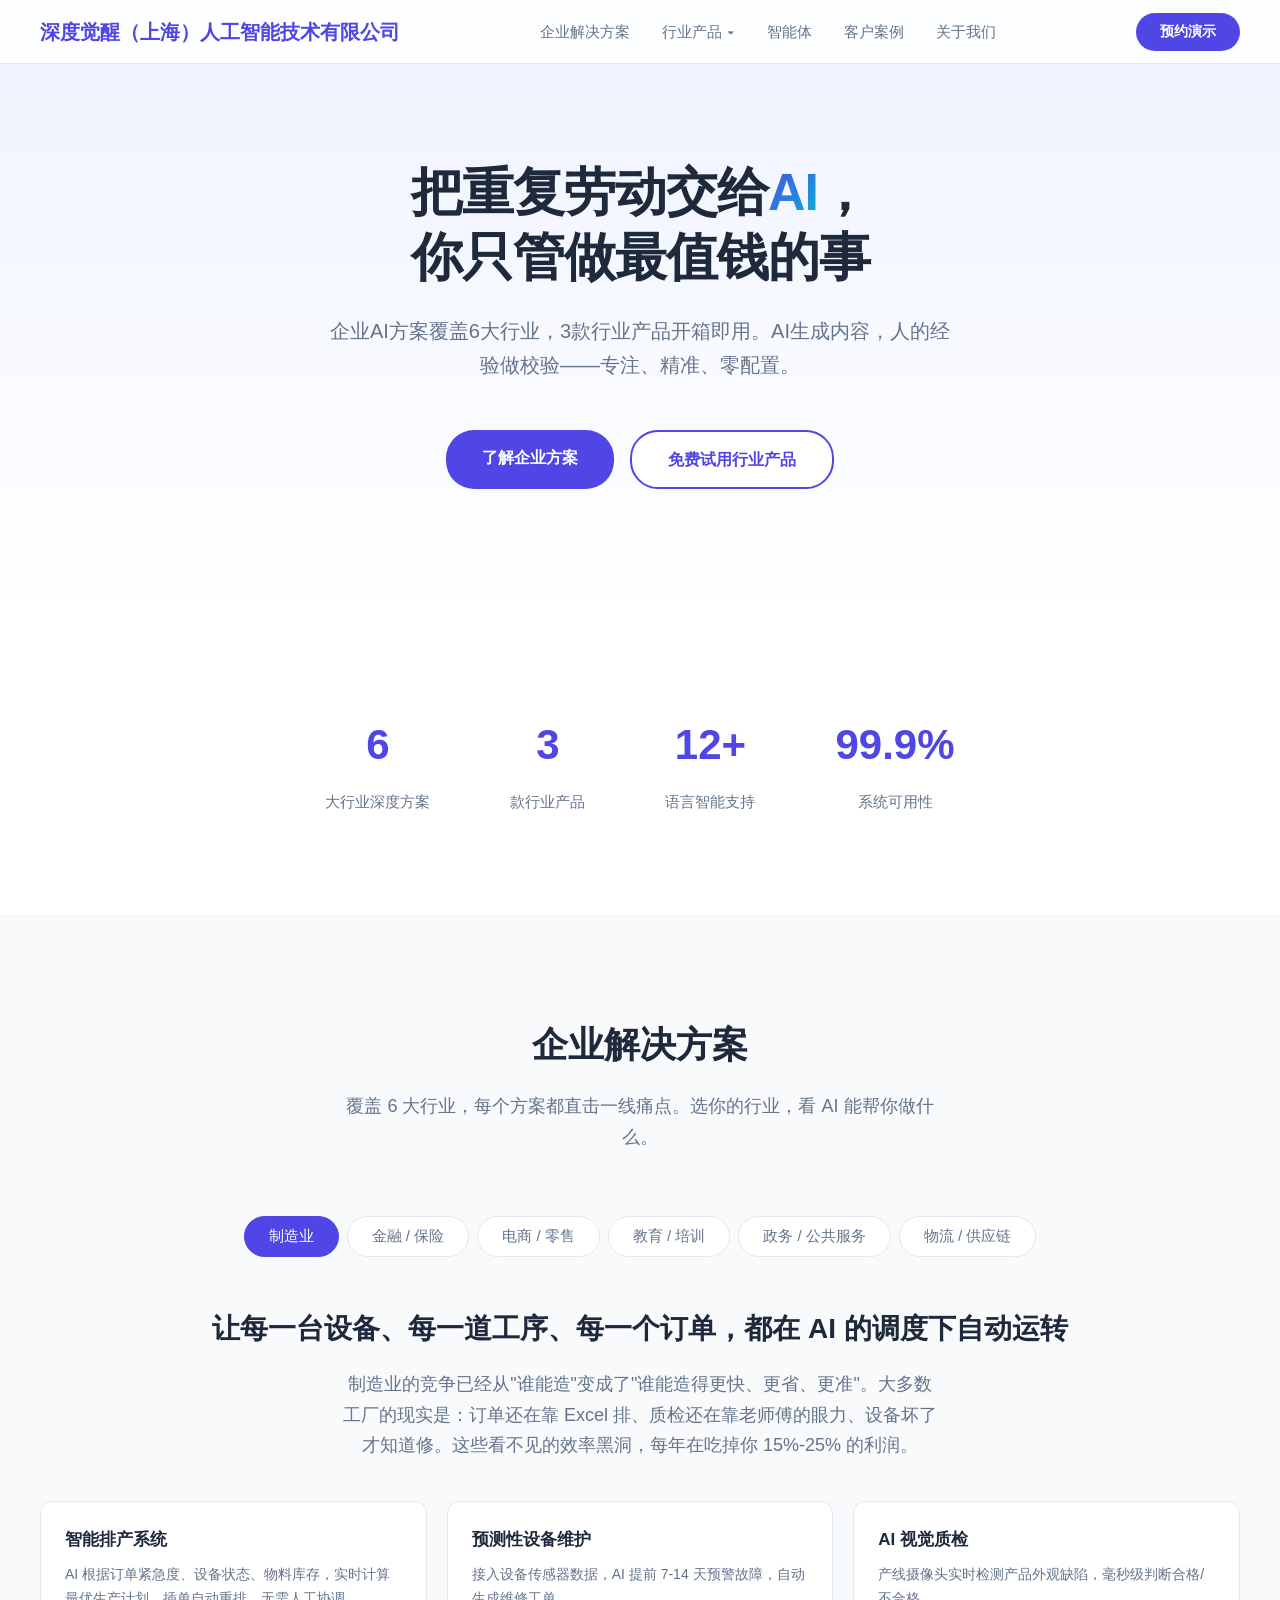
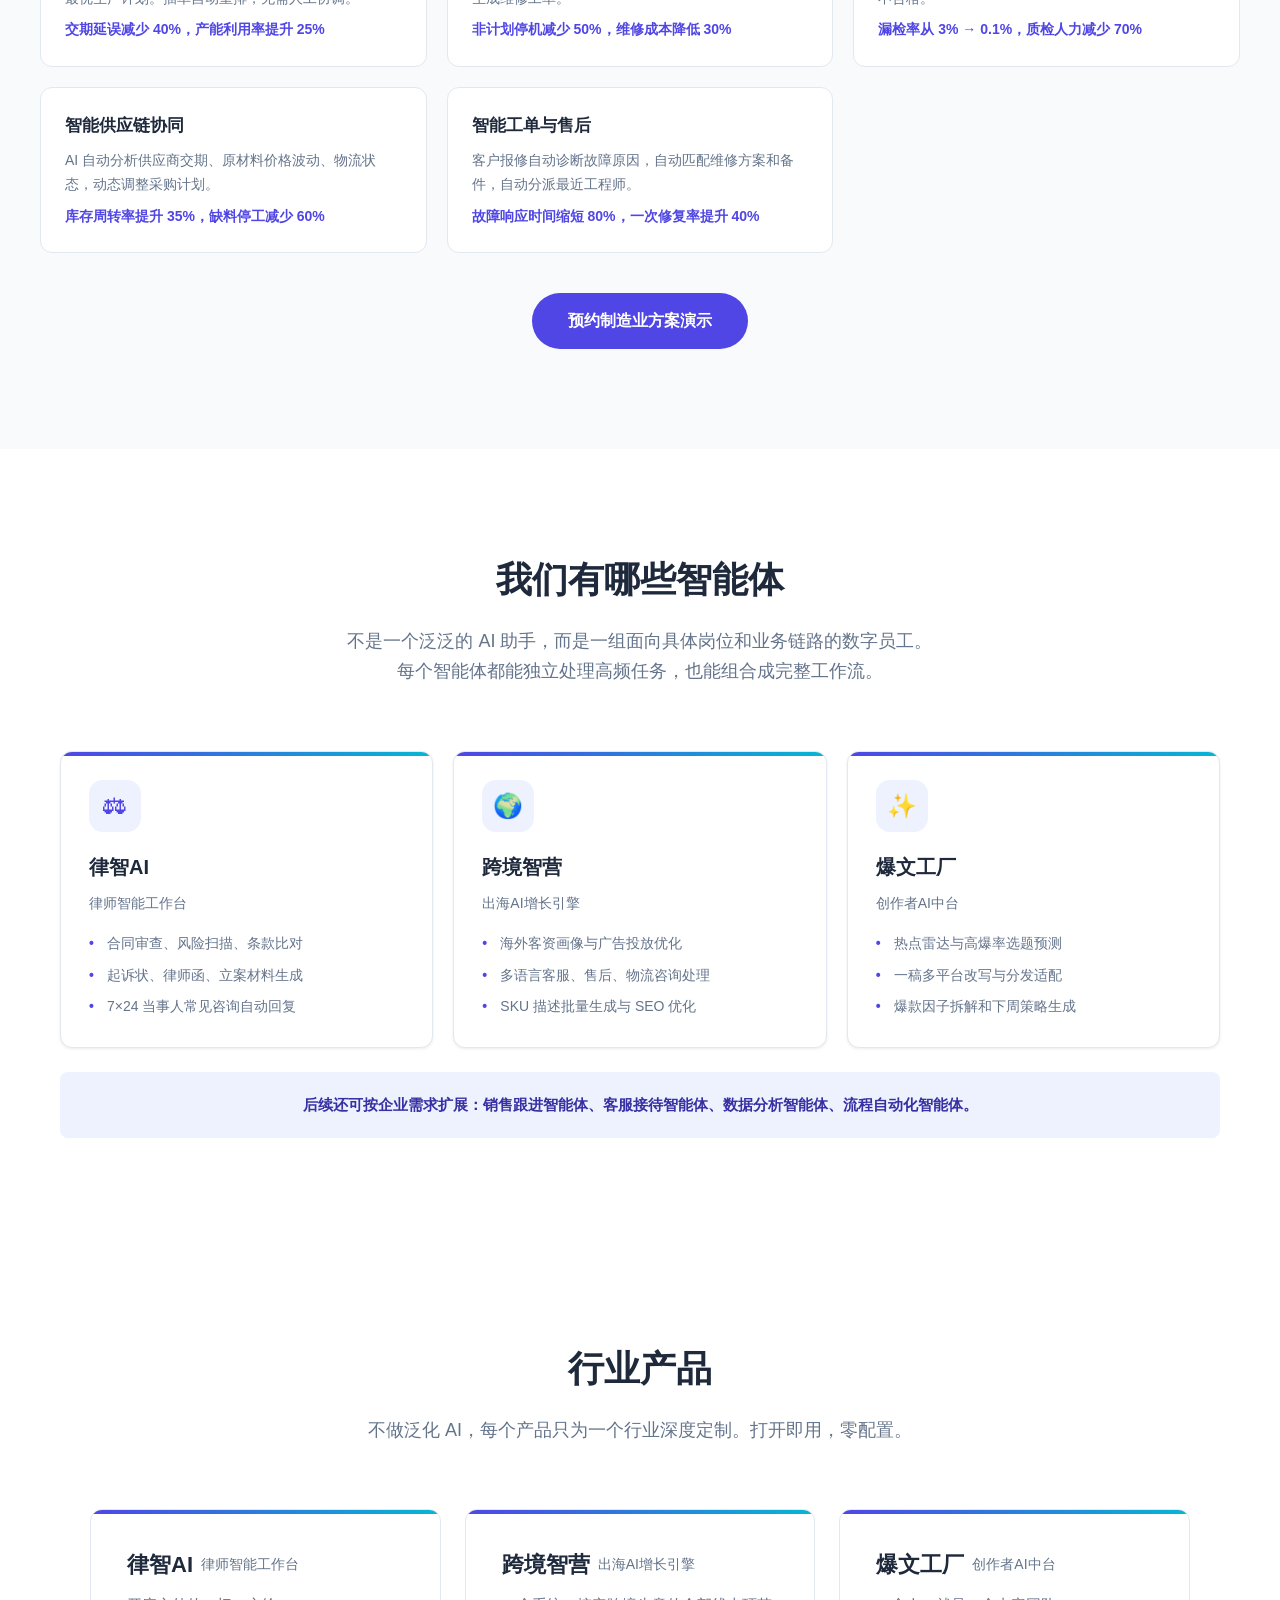
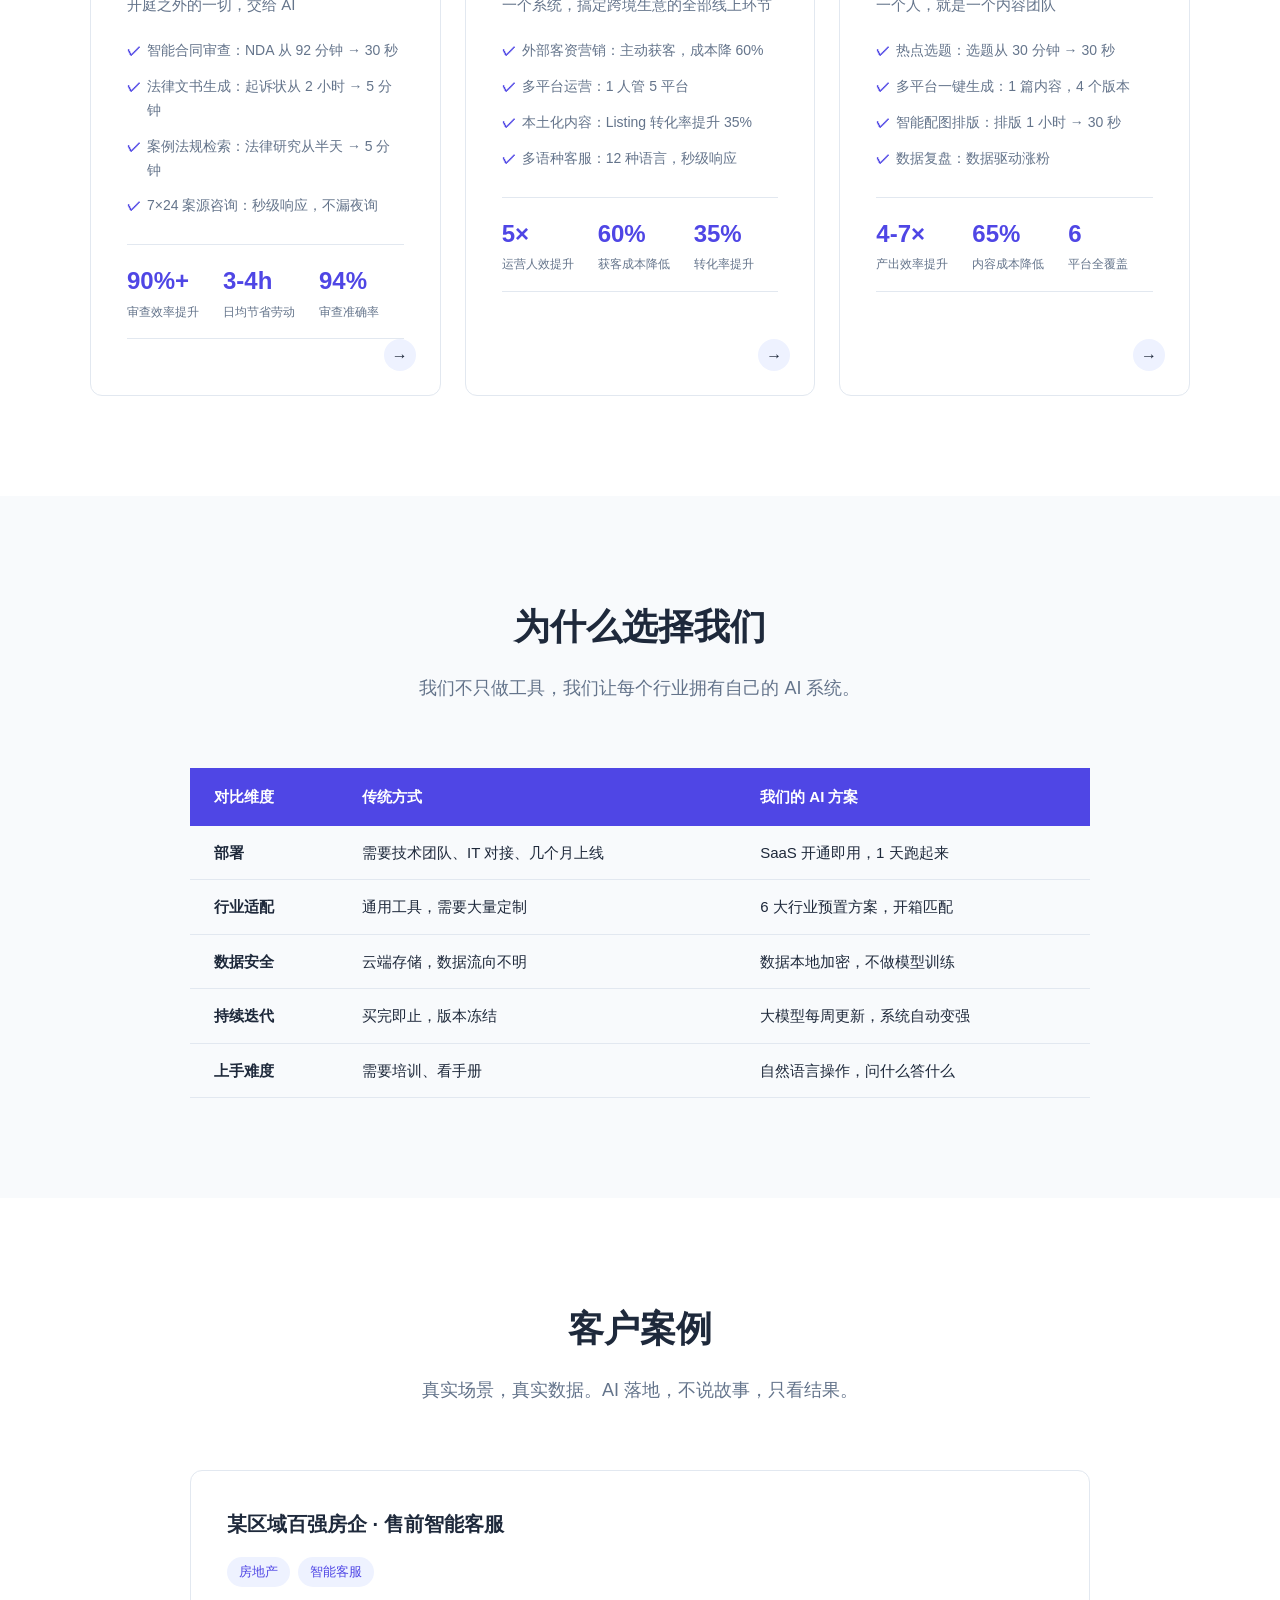
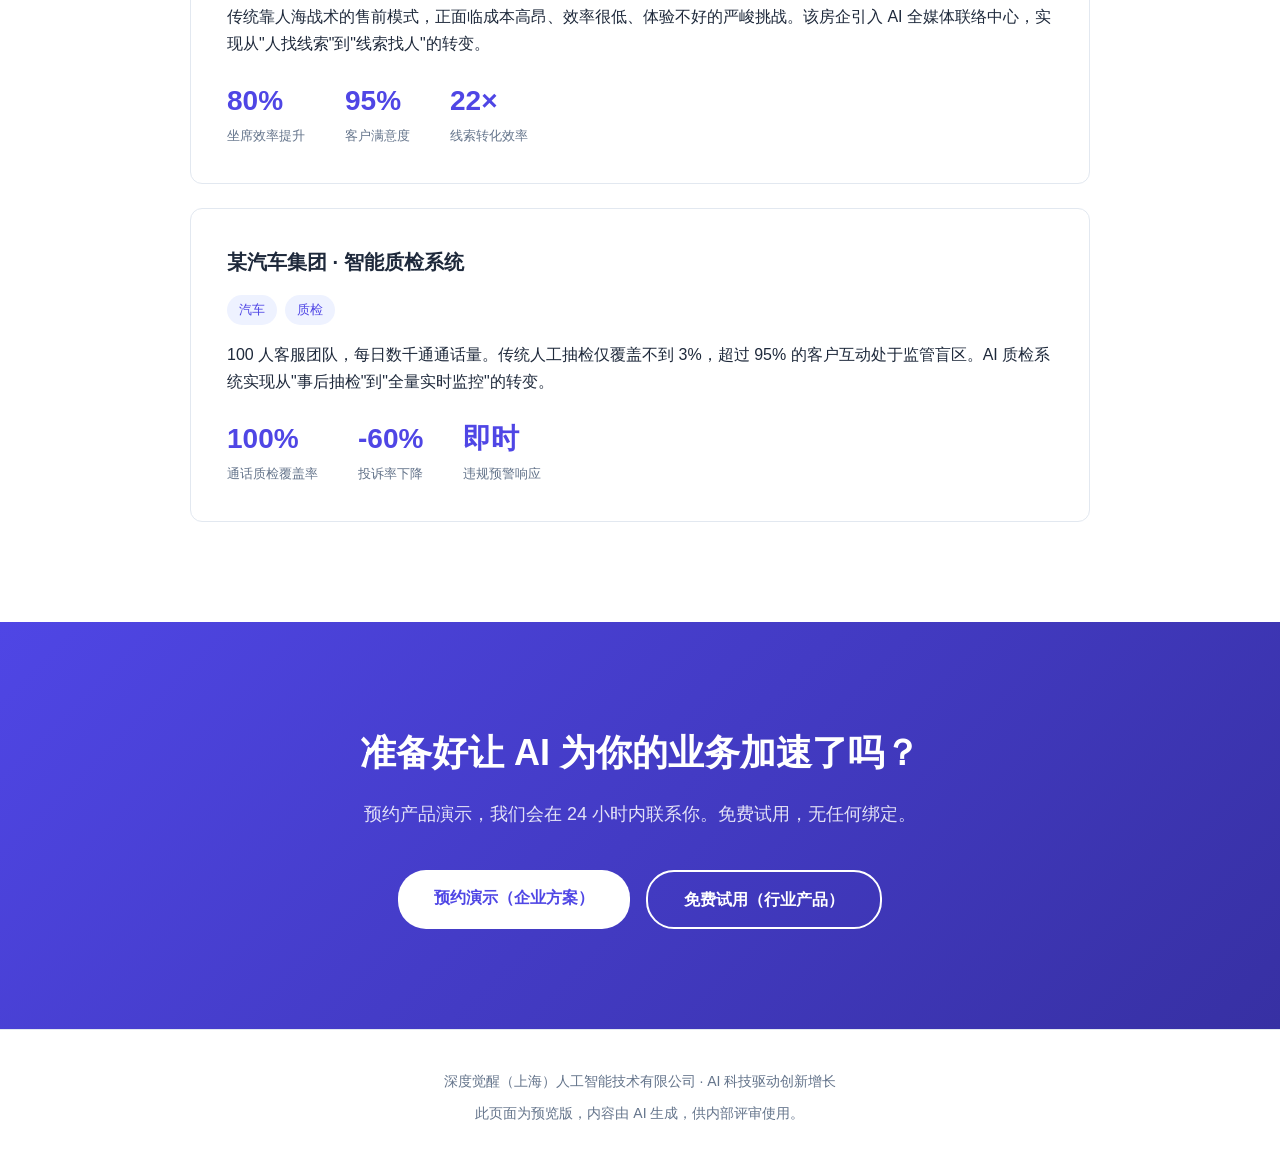
<file: index-wechat-agents.html>
﻿<!DOCTYPE html>
<html lang="zh-CN">
<head>
<meta charset="UTF-8">
<meta name="viewport" content="width=device-width, initial-scale=1.0">
<title>深度觉醒 - AI 行业智能工作台</title>
<style>
  :root {
    --primary: #4F46E5;
    --primary-dark: #3730A3;
    --primary-light: #EEF2FF;
    --accent: #06B6D4;
    --accent2: #F59E0B;
    --bg: #FFFFFF;
    --bg-gray: #F8FAFC;
    --text: #1E293B;
    --text-secondary: #64748B;
    --border: #E2E8F0;
    --shadow: 0 1px 3px rgba(0,0,0,.08);
    --shadow-lg: 0 10px 40px rgba(0,0,0,.08);
    --radius: 12px;
    --radius-sm: 8px;
  }
  * { margin: 0; padding: 0; box-sizing: border-box; }
  html { scroll-behavior: smooth; }
  body {
    font-family: -apple-system, BlinkMacSystemFont, 'Segoe UI', 'PingFang SC', 'Hiragino Sans GB', 'Microsoft YaHei', sans-serif;
    color: var(--text); background: var(--bg); line-height: 1.7; font-size: 16px;
    -webkit-font-smoothing: antialiased;
  }

  /* ===== Nav ===== */
  .nav {
    position: fixed; top: 0; left: 0; right: 0; z-index: 1000;
    background: rgba(255,255,255,.88); backdrop-filter: blur(20px);
    border-bottom: 1px solid var(--border); padding: 0 40px;
    height: 64px; display: flex; align-items: center; justify-content: space-between;
  }
  .nav-logo { font-size: 20px; font-weight: 700; color: var(--primary); cursor:pointer; }
  .nav-links { display: flex; gap: 32px; list-style: none; align-items: center; }
  .nav-links a { text-decoration: none; color: var(--text-secondary); font-size: 15px; transition: color .2s; cursor:pointer; }
  .nav-links a:hover { color: var(--primary); }
  .nav-cta {
    background: var(--primary); color: #fff; border: none; padding: 10px 24px;
    border-radius: 24px; font-size: 14px; font-weight: 600; cursor: pointer; transition: background .2s;
  }
  .nav-cta:hover { background: var(--primary-dark); }
  /* Dropdown */
  .dropdown { position: relative; }
  .dropdown-menu {
    display: none; position: absolute; top: 100%; left: 50%; transform: translateX(-50%);
    background: #fff; border: 1px solid var(--border); border-radius: var(--radius-sm);
    box-shadow: var(--shadow-lg); padding: 8px 0; min-width: 180px; z-index: 1001;
  }
  .dropdown:hover .dropdown-menu { display: block; }
  .dropdown-menu a {
    display: block; padding: 10px 20px; font-size: 14px; white-space: nowrap; text-decoration: none; color: var(--text);
  }
  .dropdown-menu a:hover { background: var(--primary-light); color: var(--primary); }

  /* ===== Hero ===== */
  .hero {
    padding: 160px 40px 120px; text-align: center;
    background: linear-gradient(180deg, #EEF2FF 0%, #FFFFFF 100%);
  }
  .hero h1 { font-size: 52px; font-weight: 800; color: var(--text); max-width: 760px; margin: 0 auto 24px; letter-spacing: -1px; line-height: 1.25; }
  .hero h1 span { background: linear-gradient(135deg, var(--primary), var(--accent)); -webkit-background-clip: text; -webkit-text-fill-color: transparent; }
  .hero p { font-size: 20px; color: var(--text-secondary); max-width: 640px; margin: 0 auto 48px; }
  .hero-btns { display: flex; gap: 16px; justify-content: center; flex-wrap: wrap; }
  .btn-primary {
    background: var(--primary); color: #fff; border: none; padding: 14px 36px; border-radius: 28px;
    font-size: 16px; font-weight: 600; cursor: pointer; transition: all .2s; text-decoration: none; display: inline-block;
  }
  .btn-primary:hover { background: var(--primary-dark); transform: translateY(-1px); box-shadow: 0 4px 16px rgba(79,70,229,.3); }
  .btn-outline {
    background: #fff; color: var(--primary); border: 2px solid var(--primary); padding: 14px 36px;
    border-radius: 28px; font-size: 16px; font-weight: 600; cursor: pointer; transition: all .2s; text-decoration: none; display: inline-block;
  }
  .btn-outline:hover { background: var(--primary-light); }
  .btn-accent {
    background: var(--accent2); color: #fff; border: none; padding: 14px 36px; border-radius: 28px;
    font-size: 16px; font-weight: 600; cursor: pointer; transition: all .2s; text-decoration: none; display: inline-block;
  }
  .btn-accent:hover { background: #D97706; transform: translateY(-1px); box-shadow: 0 4px 16px rgba(245,158,11,.3); }

  /* ===== Section ===== */
  .section { padding: 100px 40px; }
  .section-gray { background: var(--bg-gray); }
  .section-dark { background: #1E293B; color: #fff; }
  .section-header { text-align: center; margin-bottom: 64px; }
  .section-header h2 { font-size: 36px; font-weight: 700; margin-bottom: 16px; }
  .section-header p { font-size: 18px; color: var(--text-secondary); max-width: 600px; margin: 0 auto; }
  .section-dark .section-header p { color: #94A3B8; }

  /* ===== Data Bar ===== */
  .data-bar { display: flex; justify-content: center; gap: 80px; flex-wrap: wrap; }
  .data-item { text-align: center; }
  .data-item .num { font-size: 42px; font-weight: 800; color: var(--primary); transition: all .3s; }
  .data-item .label { font-size: 15px; color: var(--text-secondary); margin-top: 8px; }

  /* ===== Scroll Anim ===== */
  .fade-up {
    opacity: 0; transform: translateY(30px);
    transition: opacity .6s ease, transform .6s ease;
  }
  .fade-up.visible { opacity: 1; transform: translateY(0); }

  /* ===== Tabs (To B) ===== */
  .tabs { display: flex; gap: 8px; justify-content: center; margin-bottom: 48px; flex-wrap: wrap; }
  .tab {
    padding: 10px 24px; border-radius: 24px; border: 1px solid var(--border);
    background: #fff; color: var(--text-secondary); font-size: 15px; cursor: pointer; transition: all .2s;
  }
  .tab.active { background: var(--primary); color: #fff; border-color: var(--primary); }
  .tab:hover:not(.active) { border-color: var(--primary); color: var(--primary); }
  .sol-grid { display: grid; grid-template-columns: repeat(auto-fit, minmax(300px, 1fr)); gap: 20px; }
  .sol-card {
    background: #fff; border: 1px solid var(--border); border-radius: var(--radius); padding: 24px; transition: all .3s;
  }
  .sol-card:hover { border-color: var(--primary); box-shadow: var(--shadow-lg); transform: translateY(-2px); }
  .sol-card h4 { font-size: 17px; margin-bottom: 8px; }
  .sol-card p { color: var(--text-secondary); font-size: 14px; margin-bottom: 8px; }
  .sol-card .metric { color: var(--primary); font-weight: 700; font-size: 14px; }
  .hidden { display: none; }


  /* ===== Agent Catalog ===== */
  .agent-catalog { max-width: 1160px; margin: 0 auto; }
  .agent-grid { display: grid; grid-template-columns: repeat(auto-fit, minmax(260px, 1fr)); gap: 20px; }
  .agent-card {
    background: #fff; border: 1px solid var(--border); border-radius: var(--radius);
    padding: 28px; box-shadow: var(--shadow); transition: all .3s; position: relative; overflow: hidden;
  }
  .agent-card::before {
    content: ''; position: absolute; inset: 0 0 auto; height: 4px;
    background: linear-gradient(90deg, var(--primary), var(--accent));
  }
  .agent-card:hover { transform: translateY(-3px); box-shadow: var(--shadow-lg); border-color: var(--primary); }
  .agent-card .agent-icon {
    width: 52px; height: 52px; border-radius: 14px; display: flex; align-items: center; justify-content: center;
    background: var(--primary-light); color: var(--primary); font-size: 24px; margin-bottom: 18px;
  }
  .agent-card h3 { font-size: 20px; margin-bottom: 8px; }
  .agent-card .agent-role { color: var(--text-secondary); font-size: 14px; margin-bottom: 16px; }
  .agent-card ul { list-style: none; display: grid; gap: 8px; }
  .agent-card li { color: var(--text-secondary); font-size: 14px; padding-left: 18px; position: relative; }
  .agent-card li::before { content: '•'; position: absolute; left: 0; color: var(--primary); font-weight: 700; }
  .agent-note {
    margin-top: 24px; padding: 20px 24px; border-radius: var(--radius-sm); background: var(--primary-light);
    color: var(--primary-dark); font-size: 15px; text-align: center; font-weight: 600;
  }

  /* ===== Product Cards ===== */
  .product-grid { display: grid; grid-template-columns: repeat(auto-fit, minmax(340px, 1fr)); gap: 24px; max-width: 1100px; margin: 0 auto; }
  .product-card {
    background: #fff; border: 1px solid var(--border); border-radius: var(--radius);
    padding: 36px; transition: all .3s; position: relative; overflow: hidden; cursor: pointer; text-decoration: none; color: inherit; display: block;
  }
  .product-card::before {
    content: ''; position: absolute; top: 0; left: 0; right: 0; height: 4px;
    background: linear-gradient(90deg, var(--primary), var(--accent));
  }
  .product-card:hover { box-shadow: var(--shadow-lg); transform: translateY(-2px); }
  .product-card h3 { font-size: 22px; margin-bottom: 8px; display: flex; align-items: center; gap: 8px; }
  .product-card .subtitle { color: var(--text-secondary); font-size: 15px; margin-bottom: 16px; }
  .product-card .features { list-style: none; margin-bottom: 20px; }
  .product-card .features li { font-size: 14px; color: var(--text-secondary); padding: 6px 0; padding-left: 20px; position: relative; }
  .product-card .features li::before { content: '✓'; position: absolute; left: 0; color: var(--primary); font-weight: 700; }
  .product-card .stats { display: flex; gap: 24px; margin: 20px 0; padding: 16px 0; border-top: 1px solid var(--border); border-bottom: 1px solid var(--border); }
  .product-card .stat-item .val { font-size: 24px; font-weight: 700; color: var(--primary); }
  .product-card .stat-item .desc { font-size: 12px; color: var(--text-secondary); }
  .product-card .arrow { position: absolute; bottom: 24px; right: 24px; width: 32px; height: 32px; border-radius: 50%; background: var(--primary-light); display: flex; align-items: center; justify-content: center; transition: all .3s; }
  .product-card:hover .arrow { background: var(--primary); color: #fff; }

  /* ===== Product Detail Pages ===== */
  .detail-page { display: none; }
  .detail-page.active { display: block; }
  .detail-hero {
    padding: 160px 40px 80px; text-align: center; position: relative; overflow: hidden;
  }
  .detail-hero::before {
    content: ''; position: absolute; top: -200px; right: -200px; width: 500px; height: 500px;
    border-radius: 50%; opacity: .08; animation: float 8s ease-in-out infinite;
  }
  @keyframes float {
    0%,100% { transform: translateY(0) scale(1); }
    50% { transform: translateY(-20px) scale(1.05); }
  }
  .detail-law .detail-hero { background: linear-gradient(180deg, #EEF2FF 0%, #FFFFFF 100%); }
  .detail-law .detail-hero::before { background: var(--primary); }
  .detail-cross .detail-hero { background: linear-gradient(180deg, #ECFEFF 0%, #FFFFFF 100%); }
  .detail-cross .detail-hero::before { background: var(--accent); right: auto; left: -200px; }
  .detail-media .detail-hero { background: linear-gradient(180deg, #FFFBEB 0%, #FFFFFF 100%); }
  .detail-media .detail-hero::before { background: var(--accent2); }
  .detail-hero .icon-circle {
    width: 80px; height: 80px; border-radius: 50%; margin: 0 auto 24px;
    display: flex; align-items: center; justify-content: center; font-size: 36px;
    animation: pulse 3s ease-in-out infinite;
  }
  @keyframes pulse {
    0%,100% { box-shadow: 0 0 0 0 rgba(79,70,229,.3); }
    50% { box-shadow: 0 0 0 20px rgba(79,70,229,0); }
  }
  .detail-law .icon-circle { background: var(--primary); }
  .detail-cross .icon-circle { background: var(--accent); }
  .detail-media .icon-circle { background: var(--accent2); }
  .detail-hero h1 { font-size: 44px; font-weight: 800; margin-bottom: 12px; letter-spacing: -1px; }
  .detail-hero .hero-sub { font-size: 20px; color: var(--text-secondary); max-width: 600px; margin: 0 auto 32px; }
  .detail-hero .hero-metrics { display: flex; justify-content: center; gap: 48px; flex-wrap: wrap; margin-top: 40px; }
  .detail-hero .hm-item .hm-val { font-size: 36px; font-weight: 700; }
  .detail-law .hm-val { color: var(--primary); }
  .detail-cross .hm-val { color: var(--accent); }
  .detail-media .hm-val { color: var(--accent2); }
  .detail-hero .hm-item .hm-label { font-size: 14px; color: var(--text-secondary); }

  /* Pain-Solution Cards */
  .pain-grid { display: grid; grid-template-columns: repeat(auto-fit, minmax(340px, 1fr)); gap: 24px; max-width: 1200px; margin: 0 auto; }
  .pain-card {
    background: #fff; border: 1px solid var(--border); border-radius: var(--radius);
    padding: 0; overflow: hidden; transition: all .3s; position: relative;
  }
  .pain-card:hover { box-shadow: var(--shadow-lg); transform: translateY(-2px); }
  .pain-card .pain-header {
    padding: 28px; background: #FEF2F2; border-bottom: 1px solid #FECACA;
    display: flex; align-items: flex-start; gap: 16px;
  }
  .pain-card .pain-icon {
    width: 44px; height: 44px; border-radius: 50%; background: #FEE2E2;
    display: flex; align-items: center; justify-content: center; font-size: 20px; flex-shrink: 0;
  }
  .pain-card .pain-text h4 { font-size: 16px; color: #991B1B; margin-bottom: 4px; }
  .pain-card .pain-text p { font-size: 13px; color: #B91C1C; line-height: 1.6; }
  .pain-card .solution-body {
    padding: 28px; position: relative;
  }
  .pain-card .solution-body::before {
    content: '↓';
    position: absolute; top: -14px; left: 50%; transform: translateX(-50%);
    width: 28px; height: 28px; border-radius: 50%; background: var(--primary);
    color: #fff; display: flex; align-items: center; justify-content: center;
    font-size: 14px; font-weight: 700;
  }
  .detail-cross .solution-body::before { background: var(--accent); }
  .detail-media .solution-body::before { background: var(--accent2); }
  .pain-card .solution-body h4 { font-size: 16px; color: var(--primary); margin-bottom: 8px; display: flex; align-items: center; gap: 6px; }
  .detail-cross .solution-body h4 { color: var(--accent); }
  .detail-media .solution-body h4 { color: var(--accent2); }
  .pain-card .solution-body p { font-size: 14px; color: var(--text-secondary); line-height: 1.6; }

  /* Quote Block */
  .quote-block {
    max-width: 800px; margin: 0 auto; padding: 40px 48px;
    background: var(--bg-gray); border-left: 4px solid var(--primary); border-radius: var(--radius-sm);
    position: relative;
  }
  .quote-block::before { content: '"'; position: absolute; top: 10px; left: 16px; font-size: 60px; color: var(--primary); opacity: .15; font-family: Georgia, serif; line-height: 1; }
  .quote-block p { font-size: 18px; line-height: 1.8; color: var(--text); position: relative; z-index: 1; }

  /* Process Flow */
  .flow-row {
    display: flex; gap: 0; align-items: stretch; justify-content: center; flex-wrap: wrap; max-width: 1100px; margin: 0 auto;
  }
  .flow-step {
    flex: 1; min-width: 200px; text-align: center; padding: 24px 16px; position: relative;
    background: #fff; border: 1px solid var(--border);
  }
  .flow-step:first-child { border-radius: var(--radius) 0 0 var(--radius); }
  .flow-step:last-child { border-radius: 0 var(--radius) var(--radius) 0; }
  .flow-step .step-num {
    width: 36px; height: 36px; border-radius: 50%; background: var(--primary); color: #fff;
    display: flex; align-items: center; justify-content: center; margin: 0 auto 12px;
    font-weight: 700; font-size: 16px;
  }
  .detail-cross .flow-step .step-num { background: var(--accent); }
  .detail-media .flow-step .step-num { background: var(--accent2); }
  .flow-step h4 { font-size: 15px; margin-bottom: 6px; }
  .flow-step p { font-size: 13px; color: var(--text-secondary); }
  .flow-arrow { display: flex; align-items: center; font-size: 24px; color: var(--border); padding: 0 4px; }

  /* ===== Compare Table ===== */
  .compare-table { max-width: 900px; margin: 0 auto; width: 100%; border-collapse: collapse; }
  .compare-table th { background: var(--primary); color: #fff; padding: 16px 24px; text-align: left; font-size: 15px; }
  .compare-table td { padding: 14px 24px; border-bottom: 1px solid var(--border); font-size: 15px; }
  .compare-table tr:nth-child(even) td { background: var(--bg-gray); }
  .compare-table td:first-child { font-weight: 600; }

  /* ===== Case ===== */
  .case {
    background: #fff; border: 1px solid var(--border); border-radius: var(--radius);
    padding: 36px; max-width: 900px; margin: 0 auto;
  }
  .case h3 { font-size: 20px; margin-bottom: 16px; }
  .case .case-tags { display: flex; gap: 8px; margin-bottom: 16px; }
  .tag { background: var(--primary-light); color: var(--primary); padding: 4px 12px; border-radius: 20px; font-size: 13px; }
  .case .case-metrics { display: flex; gap: 40px; flex-wrap: wrap; margin-top: 20px; }
  .case .case-metric .big { font-size: 28px; font-weight: 700; color: var(--primary); }
  .case .case-metric .small { font-size: 13px; color: var(--text-secondary); }

  /* ===== CTA ===== */
  .cta-section {
    text-align: center; padding: 100px 40px;
    background: linear-gradient(135deg, var(--primary), var(--primary-dark)); color: #fff;
  }
  .cta-section h2 { font-size: 36px; margin-bottom: 16px; }
  .cta-section p { font-size: 18px; opacity: .85; margin-bottom: 40px; }
  .cta-section .btn-primary { background: #fff; color: var(--primary); }
  .cta-section .btn-primary:hover { background: #EEF2FF; }
  .cta-section .btn-outline { border-color: #fff; color: #fff; background: transparent; }
  .cta-section .btn-outline:hover { background: rgba(255,255,255,.1); }

  /* ===== Footer ===== */
  .footer { padding: 40px; text-align: center; border-top: 1px solid var(--border); }
  .footer p { color: var(--text-secondary); font-size: 14px; }

  /* ===== Back to top ===== */
  .back-top {
    position: fixed; bottom: 30px; right: 30px; z-index: 999;
    width: 44px; height: 44px; border-radius: 50%; background: var(--primary); color: #fff;
    border: none; cursor: pointer; font-size: 20px; display: none; align-items: center; justify-content: center;
    box-shadow: var(--shadow); transition: all .2s;
  }
  .back-top:hover { background: var(--primary-dark); transform: translateY(-2px); }

  /* ===== Responsive ===== */
  @media (max-width: 768px) {
    .nav { padding: 0 20px; }
    .nav-links { display: none; }
    .hero { padding: 120px 20px 80px; }
    .hero h1 { font-size: 32px; }
    .hero p { font-size: 17px; }
    .section { padding: 60px 20px; }
    .section-header h2 { font-size: 28px; }
    .data-bar { gap: 32px; }
    .data-item .num { font-size: 28px; }
    .product-grid, .sol-grid, .pain-grid { grid-template-columns: 1fr; }
    .detail-hero { padding: 120px 20px 60px; }
    .detail-hero h1 { font-size: 32px; }
    .detail-hero .hero-metrics { gap: 24px; }
    .quote-block { padding: 24px; }
    .flow-row { flex-direction: column; }
    .flow-step { border-radius: 0 !important; }
    .flow-arrow { transform: rotate(90deg); padding: 0; }
  }

  /* ===== Modal ===== */
  .modal-overlay { position: fixed; inset: 0; background: rgba(0,0,0,.55); z-index: 9999; display: flex; align-items: center; justify-content: center; opacity: 0; pointer-events: none; transition: opacity .25s; }
  .modal-overlay.active { opacity: 1; pointer-events: auto; }
  .modal { background: #fff; border-radius: 16px; padding: 40px 36px 36px; width: 440px; max-width: 90vw; box-shadow: 0 20px 60px rgba(0,0,0,.25); position: relative; }
  .modal h2 { font-size: 22px; margin-bottom: 6px; color: #1E1B4B; }
  .modal .modal-sub { font-size: 14px; color: #6B7280; margin-bottom: 28px; }
  .modal .form-group { margin-bottom: 20px; }
  .modal .form-group label { display: block; font-size: 13px; font-weight: 600; color: #374151; margin-bottom: 6px; }
  .modal .form-group input { width: 100%; padding: 12px 14px; border: 1.5px solid #D1D5DB; border-radius: 10px; font-size: 15px; transition: border-color .2s; box-sizing: border-box; }
  .modal .form-group input:focus { outline: none; border-color: var(--primary); box-shadow: 0 0 0 3px rgba(79,70,229,.1); }
  .modal .form-group input.error { border-color: #EF4444; }
  .modal .form-error { font-size: 12px; color: #EF4444; margin-top: 4px; display: none; }
  .modal .form-error.show { display: block; }
  .modal .btn-submit { width: 100%; padding: 13px; background: var(--primary); color: #fff; border: none; border-radius: 10px; font-size: 16px; font-weight: 600; cursor: pointer; transition: background .2s; }
  .modal .btn-submit:hover { background: var(--primary-dark); }
  .modal .btn-submit:disabled { background: #9CA3AF; cursor: not-allowed; }
  .modal .close-btn { position: absolute; top: 16px; right: 18px; background: none; border: none; font-size: 22px; color: #9CA3AF; cursor: pointer; line-height: 1; }
  .modal .close-btn:hover { color: #374151; }
  .modal-success { text-align: center; padding: 20px 0; display: none; }
  .modal-success.show { display: block; }
  .modal-success .check-icon { width: 64px; height: 64px; background: #ECFDF5; color: #059669; border-radius: 50%; display: flex; align-items: center; justify-content: center; margin: 0 auto 16px; font-size: 32px; }
  .modal-success h3 { font-size: 20px; color: #065F46; margin-bottom: 8px; }
  .modal-success p { font-size: 14px; color: #6B7280; }


</style>
</head>
<body>

<!-- Navigation -->
<nav class="nav">
  <div class="nav-logo" onclick="showMainPage()">深度觉醒（上海）人工智能技术有限公司</div>
  <ul class="nav-links">
    <li><a onclick="showMainPage();document.getElementById('solutions').scrollIntoView()">企业解决方案</a></li>
    <li class="dropdown">
      <a>行业产品 ▾</a>
      <div class="dropdown-menu">
        <a onclick="showDetail('law')">律智AI · 律师智能工作台</a>
        <a onclick="showDetail('cross')">跨境智营 · 出海AI增长引擎</a>
        <a onclick="showDetail('media')">爆文工厂 · 创作者AI中台</a>
      </div>
    </li>
    <li><a onclick="showMainPage();document.getElementById('agents').scrollIntoView()">智能体</a></li>
    <li><a onclick="showMainPage();document.getElementById('cases').scrollIntoView()">客户案例</a></li>
    <li><a onclick="showMainPage();document.getElementById('about').scrollIntoView()">关于我们</a></li>
  </ul>
  <button class="nav-cta" onclick="openModal()">预约演示</button>
</nav>

<!-- ==================== MAIN PAGE ==================== -->
<div id="main-page">

<!-- Hero -->
<section class="hero">
  <h1>把重复劳动交给<span>AI</span>，<br>你只管做最值钱的事</h1>
  <p>企业AI方案覆盖6大行业，3款行业产品开箱即用。AI生成内容，人的经验做校验——专注、精准、零配置。</p>
  <div class="hero-btns">
    <a href="#solutions" class="btn-primary">了解企业方案</a>
    <a href="#products" class="btn-outline">免费试用行业产品</a>
  </div>
</section>

<!-- Data Bar (revised) -->
<section class="section">
  <div class="data-bar fade-up">
    <div class="data-item"><div class="num">6</div><div class="label">大行业深度方案</div></div>
    <div class="data-item"><div class="num">3</div><div class="label">款行业产品</div></div>
    <div class="data-item"><div class="num">12+</div><div class="label">语言智能支持</div></div>
    <div class="data-item"><div class="num">99.9%</div><div class="label">系统可用性</div></div>
  </div>
</section>

<!-- Solutions -->
<section class="section section-gray" id="solutions">
  <div class="section-header">
    <h2>企业解决方案</h2>
    <p>覆盖 6 大行业，每个方案都直击一线痛点。选你的行业，看 AI 能帮你做什么。</p>
  </div>
  <div class="tabs" id="industry-tabs">
    <button class="tab active" data-industry="mfg">制造业</button>
    <button class="tab" data-industry="finance">金融 / 保险</button>
    <button class="tab" data-industry="retail">电商 / 零售</button>
    <button class="tab" data-industry="edu">教育 / 培训</button>
    <button class="tab" data-industry="gov">政务 / 公共服务</button>
    <button class="tab" data-industry="logistics">物流 / 供应链</button>
  </div>

  <!-- Mfg -->
  <div class="industry-content" id="content-mfg">
    <div class="section-header" style="margin-bottom:40px"><h2 style="font-size:28px">让每一台设备、每一道工序、每一个订单，都在 AI 的调度下自动运转</h2><p>制造业的竞争已经从"谁能造"变成了"谁能造得更快、更省、更准"。大多数工厂的现实是：订单还在靠 Excel 排、质检还在靠老师傅的眼力、设备坏了才知道修。这些看不见的效率黑洞，每年在吃掉你 15%-25% 的利润。</p></div>
    <div class="sol-grid">
      <div class="sol-card"><h4>智能排产系统</h4><p>AI 根据订单紧急度、设备状态、物料库存，实时计算最优生产计划。插单自动重排，无需人工协调。</p><div class="metric">交期延误减少 40%，产能利用率提升 25%</div></div>
      <div class="sol-card"><h4>预测性设备维护</h4><p>接入设备传感器数据，AI 提前 7-14 天预警故障，自动生成维修工单。</p><div class="metric">非计划停机减少 50%，维修成本降低 30%</div></div>
      <div class="sol-card"><h4>AI 视觉质检</h4><p>产线摄像头实时检测产品外观缺陷，毫秒级判断合格/不合格。</p><div class="metric">漏检率从 3% → 0.1%，质检人力减少 70%</div></div>
      <div class="sol-card"><h4>智能供应链协同</h4><p>AI 自动分析供应商交期、原材料价格波动、物流状态，动态调整采购计划。</p><div class="metric">库存周转率提升 35%，缺料停工减少 60%</div></div>
      <div class="sol-card"><h4>智能工单与售后</h4><p>客户报修自动诊断故障原因，自动匹配维修方案和备件，自动分派最近工程师。</p><div class="metric">故障响应时间缩短 80%，一次修复率提升 40%</div></div>
    </div>
    <div style="text-align:center;margin-top:40px"><a href="javascript:void(0)" class="btn-primary" onclick="openModal()">预约制造业方案演示</a></div>
  </div>

  <div class="industry-content hidden" id="content-finance">
    <div class="section-header" style="margin-bottom:40px"><h2 style="font-size:28px">风险看得见，合规守得住，客户服务快人一步</h2><p>金融行业不差钱，差的是效率。一笔企业信贷审 3 天，一份合同合规查 2 天，一个客户问了 5 次还在排队等人工。监管越来越严，客户耐心越来越短——靠堆人解决不了的问题，就是 AI 该上场的地方。</p></div>
    <div class="sol-grid">
      <div class="sol-card"><h4>智能风控与授信</h4><p>AI 自动采集企业工商、司法、税务、舆情数据，秒级生成风险评估报告和授信建议。</p><div class="metric">信贷审批从 3 天 → 30 分钟，不良率下降 25%</div></div>
      <div class="sol-card"><h4>智能合规审查</h4><p>AI 自动对比合同、产品文案、营销材料与最新监管条款，逐条标记不合规项。</p><div class="metric">合规审查效率提升 90%，处罚风险降低 80%</div></div>
      <div class="sol-card"><h4>智能客服与营销</h4><p>7×24 小时 AI 回答理财、贷款、保险等高频问题；根据客户画像自动推荐匹配产品。</p><div class="metric">客服人力减少 50%，交叉销售转化率提升 35%</div></div>
      <div class="sol-card"><h4>智能理赔系统</h4><p>AI 识别车损照片/医疗单据，自动匹配保单条款和赔付标准，秒级出定损建议。</p><div class="metric">小额理赔从 3 天 → 10 分钟，运营成本降低 60%</div></div>
      <div class="sol-card"><h4>智能投研助手</h4><p>AI 自动抓取研报、新闻、财报，生成行业分析简报和投资建议摘要。</p><div class="metric">投研效率提升 5 倍，信息覆盖率提升 90%</div></div>
    </div><div style="text-align:center;margin-top:40px"><a href="javascript:void(0)" class="btn-primary" onclick="openModal()">预约金融方案演示</a></div>
  </div>
  <div class="industry-content hidden" id="content-retail">
    <div class="section-header" style="margin-bottom:40px"><h2 style="font-size:28px">从选品到售后，AI 搞定全部线上运营</h2><p>做电商越来越像在跑步机上跑步——拼命跑，但利润原地不动。流量越来越贵、客户耐心越来越短。你花了 5 个人做运营，对手用 1 个人 + AI，成本是你的一半，效率是你的两倍。</p></div>
    <div class="sol-grid">
      <div class="sol-card"><h4>AI 商品内容工厂</h4><p>输入产品参数，AI 一键生成标题+详情+卖点+多语种版本+短视频脚本。</p><div class="metric">上架效率提升 5 倍，内容团队缩减 60%</div></div>
      <div class="sol-card"><h4>智能客服（大促版）</h4><p>大促峰值 10 万+并发秒级响应，自动处理退换货、物流查询、优惠券问题。</p><div class="metric">大促人力成本降低 70%，客户满意度提升 25%</div></div>
      <div class="sol-card"><h4>智能补货与库存</h4><p>AI 结合销量趋势、促销计划、季节因素、竞品动态，自动生成补货建议。</p><div class="metric">缺货率降低 40%，滞销库存减少 35%</div></div>
      <div class="sol-card"><h4>精准用户运营</h4><p>AI 根据用户行为自动分层打标签，自动推送个性化优惠券和内容。</p><div class="metric">复购率提升 30%，营销 ROI 提升 2 倍</div></div>
      <div class="sol-card"><h4>智能评论分析</h4><p>AI 自动分析全平台用户评论，提取高频问题、负面情绪、产品改进建议。</p><div class="metric">差评响应速度提升 90%</div></div>
    </div><div style="text-align:center;margin-top:40px"><a href="javascript:void(0)" class="btn-primary" onclick="openModal()">预约零售方案演示</a></div>
  </div>
  <div class="industry-content hidden" id="content-edu">
    <div class="section-header" style="margin-bottom:40px"><h2 style="font-size:28px">让每个老师都有 AI 助教，让每个学生都有 AI 私教</h2><p>一个老师带 100 个学生，作业改到凌晨，答疑只能覆盖 20%。不是不重视，是人不够用。AI 的作用不是替代老师，而是让老师的精力只花在最值得的地方。</p></div>
    <div class="sol-grid">
      <div class="sol-card"><h4>AI 课程生成系统</h4><p>输入教学目标+受众+时长，AI 自动生成课程大纲、讲义、PPT、试题、案例库。</p><div class="metric">课程开发效率提升 4 倍</div></div>
      <div class="sol-card"><h4>智能作业批改</h4><p>AI 自动批改客观题，辅助批改作文/论述题。</p><div class="metric">批改时间减少 75%</div></div>
      <div class="sol-card"><h4>7×24 AI 答疑助手</h4><p>学生随时提问，AI 根据课程知识库个性化解答。</p><div class="metric">答疑覆盖率从 20% → 100%</div></div>
      <div class="sol-card"><h4>AI 招生转化助手</h4><p>自动跟进潜在学员，智能回答课程相关问题。</p><div class="metric">试听转化率提升 40%，跟进人力减少 60%</div></div>
      <div class="sol-card"><h4>学情智能分析</h4><p>AI 分析学生数据，自动生成个人学情报告和薄弱点诊断。</p><div class="metric">续费率提升 25%</div></div>
    </div><div style="text-align:center;margin-top:40px"><a href="javascript:void(0)" class="btn-primary" onclick="openModal()">预约教育方案演示</a></div>
  </div>
  <div class="industry-content hidden" id="content-gov">
    <div class="section-header" style="margin-bottom:40px"><h2 style="font-size:28px">让群众少跑路，让窗口少排队，让政策听得懂</h2><p>"材料不全，回去重填"——这句话浪费了办事群众 60% 的时间，也浪费了窗口人员 60% 的精力。政务服务的三大顽疾：政策看不懂、表单填不对、咨询排不上。</p></div>
    <div class="sol-grid">
      <div class="sol-card"><h4>政策智能解读</h4><p>AI 把政府文件转化为大白话问答，自动告知条件、流程、材料。</p><div class="metric">窗口咨询量减少 60%，群众满意度提升 40%</div></div>
      <div class="sol-card"><h4>智能表单引导</h4><p>在线填表时 AI 实时引导，自动校验格式+完整性+逻辑一致性。</p><div class="metric">表单一次通过率从 50% → 90%</div></div>
      <div class="sol-card"><h4>7×24 智能政务客服</h4><p>接入官网/公众号/小程序，AI 秒答常见问题。</p><div class="metric">人工接线压力降低 55%</div></div>
      <div class="sol-card"><h4>AI 公文助手</h4><p>输入要点自动生成标准格式公文，自动校验格式规范性。</p><div class="metric">公文效率提升 5 倍，格式错误率降到 0</div></div>
      <div class="sol-card"><h4>智能数据分析</h4><p>自动汇总多部门数据，AI 生成经济运行分析、民生趋势报告。</p><div class="metric">数据报告制作时间从 2 周 → 1 天</div></div>
    </div><div style="text-align:center;margin-top:40px"><a href="javascript:void(0)" class="btn-primary" onclick="openModal()">预约政务方案演示</a></div>
  </div>
  <div class="industry-content hidden" id="content-logistics">
    <div class="section-header" style="margin-bottom:40px"><h2 style="font-size:28px">每一件货的最优路线、最优时间、最优成本，AI 替你算好了</h2><p>物流行业本质上是数学题——但当变量多到人脑算不过来的时候，"差不多就行"就成了常态。而"差不多"每年带来的成本浪费，通常占总营收的 8%-12%。</p></div>
    <div class="sol-grid">
      <div class="sol-card"><h4>智能路径规划</h4><p>AI 实时分析路况、天气、限行、车辆载重，秒级计算最优配送路线。</p><div class="metric">运输成本降低 15%，准点率提升 25%</div></div>
      <div class="sol-card"><h4>智能仓储管理</h4><p>AI 优化货位布局和拣货路径，自动调度 AGV/叉车。</p><div class="metric">拣货效率提升 3 倍，空间利用率提升 20%</div></div>
      <div class="sol-card"><h4>智能报关系统</h4><p>AI 自动生成报关单，校验 HS 编码、税率、监管条件。</p><div class="metric">清关时间缩短 60%，退单率降到 1% 以下</div></div>
      <div class="sol-card"><h4>异常预警与调度</h4><p>AI 实时监测全链路，自动识别延误/丢失/破损。</p><div class="metric">异常响应速度提升 80%，客户投诉减少 45%</div></div>
      <div class="sol-card"><h4>需求预测与运力调度</h4><p>AI 预测未来 7-30 天订单量，自动调度运力。</p><div class="metric">运力浪费减少 30%，爆仓概率降低 50%</div></div>
    </div><div style="text-align:center;margin-top:40px"><a href="javascript:void(0)" class="btn-primary" onclick="openModal()">预约物流方案演示</a></div>
  </div>
</section>


<!-- Agent Catalog -->
<section class="section" id="agents">
  <div class="section-header">
    <h2>我们有哪些智能体</h2>
    <p>不是一个泛泛的 AI 助手，而是一组面向具体岗位和业务链路的数字员工。每个智能体都能独立处理高频任务，也能组合成完整工作流。</p>
  </div>
  <div class="agent-catalog">
    <div class="agent-grid">
      <div class="agent-card fade-up">
        <div class="agent-icon">⚖</div>
        <h3>律智AI</h3>
        <div class="agent-role">律师智能工作台</div>
        <ul>
          <li>合同审查、风险扫描、条款比对</li>
          <li>起诉状、律师函、立案材料生成</li>
          <li>7×24 当事人常见咨询自动回复</li>
        </ul>
      </div>
      <div class="agent-card fade-up">
        <div class="agent-icon">🌍</div>
        <h3>跨境智营</h3>
        <div class="agent-role">出海AI增长引擎</div>
        <ul>
          <li>海外客资画像与广告投放优化</li>
          <li>多语言客服、售后、物流咨询处理</li>
          <li>SKU 描述批量生成与 SEO 优化</li>
        </ul>
      </div>
      <div class="agent-card fade-up">
        <div class="agent-icon">✨</div>
        <h3>爆文工厂</h3>
        <div class="agent-role">创作者AI中台</div>
        <ul>
          <li>热点雷达与高爆率选题预测</li>
          <li>一稿多平台改写与分发适配</li>
          <li>爆款因子拆解和下周策略生成</li>
        </ul>
      </div>
    </div>
    <div class="agent-note">后续还可按企业需求扩展：销售跟进智能体、客服接待智能体、数据分析智能体、流程自动化智能体。</div>
  </div>
</section>
<!-- Products -->
<section class="section" id="products">
  <div class="section-header">
    <h2>行业产品</h2>
    <p>不做泛化 AI，每个产品只为一个行业深度定制。打开即用，零配置。</p>
  </div>
  <div class="product-grid">
    <a class="product-card" onclick="showDetail('law')">
      <h3>律智AI <span style="font-size:14px;color:var(--text-secondary);font-weight:400">律师智能工作台</span></h3>
      <p class="subtitle">开庭之外的一切，交给 AI</p>
      <ul class="features">
        <li>智能合同审查：NDA 从 92 分钟 → 30 秒</li>
        <li>法律文书生成：起诉状从 2 小时 → 5 分钟</li>
        <li>案例法规检索：法律研究从半天 → 5 分钟</li>
        <li>7×24 案源咨询：秒级响应，不漏夜询</li>
      </ul>
      <div class="stats">
        <div class="stat-item"><div class="val">90%+</div><div class="desc">审查效率提升</div></div>
        <div class="stat-item"><div class="val">3-4h</div><div class="desc">日均节省劳动</div></div>
        <div class="stat-item"><div class="val">94%</div><div class="desc">审查准确率</div></div>
      </div>
      <div class="arrow">→</div>
    </a>
    <a class="product-card" onclick="showDetail('cross')">
      <h3>跨境智营 <span style="font-size:14px;color:var(--text-secondary);font-weight:400">出海AI增长引擎</span></h3>
      <p class="subtitle">一个系统，搞定跨境生意的全部线上环节</p>
      <ul class="features">
        <li>外部客资营销：主动获客，成本降 60%</li>
        <li>多平台运营：1 人管 5 平台</li>
        <li>本土化内容：Listing 转化率提升 35%</li>
        <li>多语种客服：12 种语言，秒级响应</li>
      </ul>
      <div class="stats">
        <div class="stat-item"><div class="val">5×</div><div class="desc">运营人效提升</div></div>
        <div class="stat-item"><div class="val">60%</div><div class="desc">获客成本降低</div></div>
        <div class="stat-item"><div class="val">35%</div><div class="desc">转化率提升</div></div>
      </div>
      <div class="arrow">→</div>
    </a>
    <a class="product-card" onclick="showDetail('media')">
      <h3>爆文工厂 <span style="font-size:14px;color:var(--text-secondary);font-weight:400">创作者AI中台</span></h3>
      <p class="subtitle">一个人，就是一个内容团队</p>
      <ul class="features">
        <li>热点选题：选题从 30 分钟 → 30 秒</li>
        <li>多平台一键生成：1 篇内容，4 个版本</li>
        <li>智能配图排版：排版 1 小时 → 30 秒</li>
        <li>数据复盘：数据驱动涨粉</li>
      </ul>
      <div class="stats">
        <div class="stat-item"><div class="val">4-7×</div><div class="desc">产出效率提升</div></div>
        <div class="stat-item"><div class="val">65%</div><div class="desc">内容成本降低</div></div>
        <div class="stat-item"><div class="val">6</div><div class="desc">平台全覆盖</div></div>
      </div>
      <div class="arrow">→</div>
    </a>
  </div>
</section>

<!-- Why Us -->
<section class="section section-gray" id="about">
  <div class="section-header">
    <h2>为什么选择我们</h2>
    <p>我们不只做工具，我们让每个行业拥有自己的 AI 系统。</p>
  </div>
  <table class="compare-table">
    <thead><tr><th>对比维度</th><th>传统方式</th><th>我们的 AI 方案</th></tr></thead>
    <tbody>
      <tr><td>部署</td><td>需要技术团队、IT 对接、几个月上线</td><td>SaaS 开通即用，1 天跑起来</td></tr>
      <tr><td>行业适配</td><td>通用工具，需要大量定制</td><td>6 大行业预置方案，开箱匹配</td></tr>
      <tr><td>数据安全</td><td>云端存储，数据流向不明</td><td>数据本地加密，不做模型训练</td></tr>
      <tr><td>持续迭代</td><td>买完即止，版本冻结</td><td>大模型每周更新，系统自动变强</td></tr>
      <tr><td>上手难度</td><td>需要培训、看手册</td><td>自然语言操作，问什么答什么</td></tr>
    </tbody>
  </table>
</section>

<!-- Cases -->
<section class="section" id="cases">
  <div class="section-header"><h2>客户案例</h2><p>真实场景，真实数据。AI 落地，不说故事，只看结果。</p></div>
  <div class="case"><h3>某区域百强房企 · 售前智能客服</h3><div class="case-tags"><span class="tag">房地产</span><span class="tag">智能客服</span></div><p>传统靠人海战术的售前模式，正面临成本高昂、效率很低、体验不好的严峻挑战。该房企引入 AI 全媒体联络中心，实现从"人找线索"到"线索找人"的转变。</p><div class="case-metrics"><div class="case-metric"><div class="big">80%</div><div class="small">坐席效率提升</div></div><div class="case-metric"><div class="big">95%</div><div class="small">客户满意度</div></div><div class="case-metric"><div class="big">22×</div><div class="small">线索转化效率</div></div></div></div>
  <div class="case" style="margin-top:24px"><h3>某汽车集团 · 智能质检系统</h3><div class="case-tags"><span class="tag">汽车</span><span class="tag">质检</span></div><p>100 人客服团队，每日数千通通话量。传统人工抽检仅覆盖不到 3%，超过 95% 的客户互动处于监管盲区。AI 质检系统实现从"事后抽检"到"全量实时监控"的转变。</p><div class="case-metrics"><div class="case-metric"><div class="big">100%</div><div class="small">通话质检覆盖率</div></div><div class="case-metric"><div class="big">-60%</div><div class="small">投诉率下降</div></div><div class="case-metric"><div class="big">即时</div><div class="small">违规预警响应</div></div></div></div>
</section>

</div><!-- /main-page -->

<!-- ==================== DETAIL: 律智AI ==================== -->
<div class="detail-page detail-law" id="detail-law">
  <section class="detail-hero">
    <div class="icon-circle">&#x2696;</div>
    <h1>律智AI</h1>
    <p class="hero-sub">律师智能工作台 - 开庭之外的一切，交给 AI</p>
    <div class="hero-metrics">
      <div class="hm-item"><div class="hm-val">3分钟</div><div class="hm-label">生成起诉状</div></div>
      <div class="hm-item"><div class="hm-val">94%</div><div class="hm-label">审查准确率</div></div>
      <div class="hm-item"><div class="hm-val">3-4h</div><div class="hm-label">日均节省</div></div>
    </div>
  </section>

  <section class="section">
    <div class="section-header"><h2>痛点 × 方案</h2><p>每一个律师都在和时间赛跑。我们把跑道清出来。</p></div>
    <div class="pain-grid">
      <div class="pain-card fade-up">
        <div class="pain-header">
          <div class="pain-icon">&#x1F4AC;</div>
          <div class="pain-text"><h4>深夜咨询轰炸</h4><p>凌晨3点当事人发微信问"这个合同能不能签"，你不得不爬起来查法条</p></div>
        </div>
        <div class="solution-body">
          <h4>&#x2705; 7×24 AI法律咨询助手</h4>
          <p>当事人常见问题自动专业回复，复杂问题智能标记待你处理。不用再凌晨起床翻法条，AI先挡一轮。</p>
        </div>
      </div>
      <div class="pain-card fade-up">
        <div class="pain-header">
          <div class="pain-icon">&#x1F4C4;</div>
          <div class="pain-text"><h4>文书反复修改</h4><p>一份起诉状改8遍，立案材料总因格式错误被法院退回</p></div>
        </div>
        <div class="solution-body">
          <h4>&#x2705; 智能文书生成 + 法院模板库</h4>
          <p>输入案情一键生成规范诉状，自动校验立案材料完整性。格式零错误，一次过立案审查。</p>
        </div>
      </div>
      <div class="pain-card fade-up">
        <div class="pain-header">
          <div class="pain-icon">&#x1F50D;</div>
          <div class="pain-text"><h4>合同肉眼比对</h4><p>10页合同对方改了3处，肉眼对比2小时还漏了隐性风险条款</p></div>
        </div>
        <div class="solution-body">
          <h4>&#x2705; 合同智能比对 + 风险扫描</h4>
          <p>3分钟标出所有差异点，自动提示不利条款和修改建议。隐性风险一个不漏。</p>
        </div>
      </div>
    </div>
  </section>

  <section class="section section-gray">
    <div class="quote-block">
      <p>你80%的时间被文书、立案、重复咨询吃掉，只有20%用在真正值钱的庭审策略上。律智AI不是替代律师，是把你从表格和格式里捞出来——起诉状3分钟生成、合同风险自动扫描、当事人深夜咨询AI先挡一轮。开庭前你专注开庭，其他杂事，AI扛了。</p>
    </div>
  </section>

  <div style="text-align:center;padding:0 40px 80px">
    <a href="javascript:void(0)" class="btn-primary" onclick="openModal()" style="font-size:18px;padding:16px 48px">免费试用律智AI</a>
  </div>
</div>

<!-- ==================== DETAIL: 跨境智营 ==================== -->
<div class="detail-page detail-cross" id="detail-cross">
  <section class="detail-hero">
    <div class="icon-circle">&#x1F30D;</div>
    <h1>跨境智营</h1>
    <p class="hero-sub">出海AI增长引擎 - 一个系统，搞定跨境生意的全部线上环节</p>
    <div class="hero-metrics">
      <div class="hm-item"><div class="hm-val">5×</div><div class="hm-label">运营人效提升</div></div>
      <div class="hm-item"><div class="hm-val">60%</div><div class="hm-label">获客成本降低</div></div>
      <div class="hm-item"><div class="hm-val">12</div><div class="hm-label">语言全覆盖</div></div>
    </div>
  </section>

  <section class="section">
    <div class="section-header"><h2>痛点 × 方案</h2><p>出海不是把中文翻译成英文。出海是用 AI 重写规则。</p></div>
    <div class="pain-grid">
      <div class="pain-card fade-up">
        <div class="pain-header">
          <div class="pain-icon">&#x1F4C9;</div>
          <div class="pain-text"><h4>广告投放不精准</h4><p>投了几千美金广告，来的全是印度流量，精准客资转化率不到1%</p></div>
        </div>
        <div class="solution-body">
          <h4>&#x2705; AI客资画像 + 投放优化</h4>
          <p>自动识别高意向地域人群，广告文案本地化生成，CTR 提升 3 倍。每一分广告费都花在刀刃上。</p>
        </div>
      </div>
      <div class="pain-card fade-up">
        <div class="pain-header">
          <div class="pain-icon">&#x1F310;</div>
          <div class="pain-text"><h4>深夜客服缺位</h4><p>凌晨2点美国客户问"How to return"，客服 asleep，差评来了</p></div>
        </div>
        <div class="solution-body">
          <h4>&#x2705; 12语言AI客服实时在线</h4>
          <p>覆盖英西法德日等12种语言，自动处理退换货、物流、售后标准问题。24小时不睡觉，好评率稳升。</p>
        </div>
      </div>
      <div class="pain-card fade-up">
        <div class="pain-header">
          <div class="pain-icon">&#x1F4E6;</div>
          <div class="pain-text"><h4>产品描述写不完</h4><p>100个SKU每个要写5版描述，团队3人写了两周还没上架完</p></div>
        </div>
        <div class="solution-body">
          <h4>&#x2705; 批量AI产品描述生成</h4>
          <p>自动适配亚马逊、TikTok、独立站风格，一键优化 SEO 关键词。一天上架200个SKU。</p>
        </div>
      </div>
    </div>
  </section>

  <section class="section section-gray">
    <div class="section-header"><h2>从获客到售后，AI 流水线</h2></div>
    <div class="flow-row">
      <div class="flow-step"><div class="step-num">1</div><h4>AI客资画像</h4><p>识别高意向地域</p></div>
      <div class="flow-arrow">→</div>
      <div class="flow-step"><div class="step-num">2</div><h4>本地化内容</h4><p>母语级广告+Listing</p></div>
      <div class="flow-arrow">→</div>
      <div class="flow-step"><div class="step-num">3</div><h4>多语客服</h4><p>12语言24h在线</p></div>
      <div class="flow-arrow">→</div>
      <div class="flow-step"><div class="step-num">4</div><h4>批量上架</h4><p>200SKU/天</p></div>
      <div class="flow-arrow">→</div>
      <div class="flow-step"><div class="step-num">5</div><h4>智能复盘</h4><p>自动数据优化</p></div>
    </div>
  </section>

  <section class="section">
    <div class="quote-block">
      <p>你的竞品已经用AI一天上架200个SKU，你还在招月薪8千的英语客服三班倒？跨境智营把"海外获客-多语客服-内容生产"整条链路串成自动流水线：广告文案本地化成母语级别，客服24小时不睡觉，产品描述100条批量生成。省下的不是成本，是你抢窗口期的时间。</p>
    </div>
  </section>

  <div style="text-align:center;padding:0 40px 80px">
    <a href="javascript:void(0)" class="btn-accent" onclick="openModal()" style="font-size:18px;padding:16px 48px">免费试用跨境智营</a>
  </div>
</div>

<!-- ==================== DETAIL: 爆文工厂 ==================== -->
<div class="detail-page detail-media" id="detail-media">
  <section class="detail-hero">
    <div class="icon-circle">&#x2728;</div>
    <h1>爆文工厂</h1>
    <p class="hero-sub">创作者AI中台 - 一个人，就是一个内容团队</p>
    <div class="hero-metrics">
      <div class="hm-item"><div class="hm-val">4-7×</div><div class="hm-label">产出效率提升</div></div>
      <div class="hm-item"><div class="hm-val">65%</div><div class="hm-label">内容成本降低</div></div>
      <div class="hm-item"><div class="hm-val">30秒</div><div class="hm-label">选题耗时</div></div>
    </div>
  </section>

  <section class="section">
    <div class="section-header"><h2>痛点 × 方案</h2><p>你不是内容流水线工人。脏活累活，AI全接了。</p></div>
    <div class="pain-grid">
      <div class="pain-card fade-up">
        <div class="pain-header">
          <div class="pain-icon">&#x1F4A1;</div>
          <div class="pain-text"><h4>选题焦虑</h4><p>每天刷3小时热点找选题，写了5篇都没爆，怀疑平台限流</p></div>
        </div>
        <div class="solution-body">
          <h4>&#x2705; AI热点雷达 + 选题预测</h4>
          <p>实时抓取全平台趋势，结合你的账号定位智能推荐高爆率选题。热点还没上热搜，AI 就推给你。</p>
        </div>
      </div>
      <div class="pain-card fade-up">
        <div class="pain-header">
          <div class="pain-icon">&#x1F504;</div>
          <div class="pain-text"><h4>多平台改稿地狱</h4><p>一篇稿子改5版适配抖音/小红书/公众号/视频号，改到想弃号</p></div>
        </div>
        <div class="solution-body">
          <h4>&#x2705; 一稿多平台智能改写</h4>
          <p>自动调整文风、字数、标签、封面话术，一键分发四平台。一篇长文自动变短视频脚本 + 小红书图文 + 公众号排版。</p>
        </div>
      </div>
      <div class="pain-card fade-up">
        <div class="pain-header">
          <div class="pain-icon">&#x1F4CA;</div>
          <div class="pain-text"><h4>数据迷宫</h4><p>后台数据一堆，不知道哪篇为什么爆、哪篇为什么死</p></div>
        </div>
        <div class="solution-body">
          <h4>&#x2705; 智能数据复盘</h4>
          <p>自动拆解爆款因子（标题结构/发布时间/互动点），生成下周优化策略。不看Excel，直接告诉你"下周三要发什么"。</p>
        </div>
      </div>
    </div>
  </section>

  <section class="section section-gray">
    <div class="section-header"><h2>创作流水线</h2></div>
    <div class="flow-row">
      <div class="flow-step"><div class="step-num">1</div><h4>热点雷达</h4><p>30秒锁定爆款选题</p></div>
      <div class="flow-arrow">→</div>
      <div class="flow-step"><div class="step-num">2</div><h4>一稿多平台</h4><p>4版本一次生成</p></div>
      <div class="flow-arrow">→</div>
      <div class="flow-step"><div class="step-num">3</div><h4>智能配图排版</h4><p>30秒适配各平台</p></div>
      <div class="flow-arrow">→</div>
      <div class="flow-step"><div class="step-num">4</div><h4>一键分发</h4><p>5分钟完成全平台</p></div>
      <div class="flow-arrow">→</div>
      <div class="flow-step"><div class="step-num">5</div><h4>数据复盘</h4><p>AI直接给策略</p></div>
    </div>
  </section>

  <section class="section">
    <div class="quote-block">
      <p>你花了70%时间在"找选题-改格式-看数据"上，真正创作的时间被挤成碎片。爆文工厂把这套脏活累活全接了：热点还没上热搜AI就推给你，一篇长文自动变短视频脚本+小红书图文+公众号排版，数据复盘不用看Excel直接给你"下周三要发什么"。你只管写，其他交给流水线。</p>
    </div>
  </section>

  <div style="text-align:center;padding:0 40px 80px">
    <a href="javascript:void(0)" class="btn-accent" onclick="openModal()" style="font-size:18px;padding:16px 48px;background:var(--accent2)">免费试用爆文工厂</a>
  </div>
</div>

<!-- CTA (shared) -->
<section class="cta-section" id="cta">
  <h2>准备好让 AI 为你的业务加速了吗？</h2>
  <p>预约产品演示，我们会在 24 小时内联系你。免费试用，无任何绑定。</p>
  <div class="hero-btns">
    <a href="javascript:void(0)" class="btn-primary" onclick="openModal()">预约演示（企业方案）</a>
    <a href="javascript:void(0)" class="btn-outline" onclick="openModal()">免费试用（行业产品）</a>
  </div>
</section>

<footer class="footer">
  <p>深度觉醒（上海）人工智能技术有限公司 · AI 科技驱动创新增长</p>
  <p style="margin-top:8px">此页面为预览版，内容由 AI 生成，供内部评审使用。</p>
</footer>

<button class="back-top" id="backTop" onclick="window.scrollTo({top:0,behavior:'smooth'})">↑</button>

<script>
// Industry tabs
document.querySelectorAll('#industry-tabs .tab').forEach(tab => {
  tab.addEventListener('click', () => {
    document.querySelectorAll('#industry-tabs .tab').forEach(t => t.classList.remove('active'));
    tab.classList.add('active');
    document.querySelectorAll('.industry-content').forEach(c => c.classList.add('hidden'));
    document.getElementById('content-' + tab.dataset.industry).classList.remove('hidden');
  });
});

// Detail page navigation
function showDetail(type) {
  document.getElementById('main-page').style.display = 'none';
  document.querySelectorAll('.detail-page').forEach(p => p.classList.remove('active'));
  var detailEl = document.getElementById('detail-' + type);
  detailEl.classList.add('active');
  window.scrollTo({top: 0, behavior: 'smooth'});
  // Force all fade-up elements in detail page to visible immediately
  requestAnimationFrame(function() {
    detailEl.querySelectorAll('.fade-up').forEach(function(el) { el.classList.add('visible'); });
  });
}

function showMainPage() {
  document.querySelectorAll('.detail-page').forEach(p => p.classList.remove('active'));
  document.getElementById('main-page').style.display = 'block';
  window.scrollTo({top: 0, behavior: 'smooth'});
}

// Scroll animations
function handleScroll() {
  document.querySelectorAll('.fade-up').forEach(el => {
    const rect = el.getBoundingClientRect();
    if (rect.top < window.innerHeight - 80) {
      el.classList.add('visible');
    }
  });
}

// Back to top
window.addEventListener('scroll', () => {
  document.getElementById('backTop').style.display = window.scrollY > 600 ? 'flex' : 'none';
  handleScroll();
});

// Modal
var feishuFormUrl = 'https://xcnpizs5rcr0.feishu.cn/share/base/form/shrcn53XGZ777HoxyrKoPkB91Hg';

function openModal() {
  document.getElementById('bookingModal').classList.add('active');
  document.body.style.overflow = 'hidden';
  document.getElementById('modalForm').style.display = 'block';
  document.getElementById('modalSuccess').classList.remove('show');
  document.getElementById('fieldCompany').value = '';
  document.getElementById('fieldName').value = '';
  document.getElementById('fieldPhone').value = '';
  document.querySelectorAll('.modal .form-group input').forEach(function(el) { el.classList.remove('error'); });
  document.getElementById('phoneError').classList.remove('show');
}

function closeModal() {
  document.getElementById('bookingModal').classList.remove('active');
  document.body.style.overflow = '';
}

function validatePhone(phone) {
  return /^1[3-9]\d{9}$/.test(phone);
}

function submitBooking() {
  var company = document.getElementById('fieldCompany').value.trim();
  var name = document.getElementById('fieldName').value.trim();
  var phone = document.getElementById('fieldPhone').value.trim();
  var valid = true;

  if (!company) { document.getElementById('fieldCompany').classList.add('error'); valid = false; }
  else { document.getElementById('fieldCompany').classList.remove('error'); }

  if (!name) { document.getElementById('fieldName').classList.add('error'); valid = false; }
  else { document.getElementById('fieldName').classList.remove('error'); }

  if (!phone || !validatePhone(phone)) {
    document.getElementById('fieldPhone').classList.add('error');
    document.getElementById('phoneError').classList.add('show');
    valid = false;
  } else {
    document.getElementById('fieldPhone').classList.remove('error');
    document.getElementById('phoneError').classList.remove('show');
  }

  if (!valid) return;

  // 显示成功提示，然后打开飞书表单新标签页
  document.getElementById('modalForm').style.display = 'none';
  document.getElementById('modalSuccess').classList.add('show');
  setTimeout(function() {
    window.open(feishuFormUrl, '_blank');
    closeModal();
  }, 1500);
}

// Close modal on overlay click
document.getElementById('bookingModal').addEventListener('click', function(e) {
  if (e.target === this) closeModal();
});

// Init
handleScroll();
</script>

<!-- Modal -->
<div class="modal-overlay" id="bookingModal">
  <div class="modal">
    <button class="close-btn" onclick="closeModal()">&times;</button>
    <div id="modalForm">
      <h2>预约演示</h2>
      <p class="modal-sub">我们会在 24 小时内与您联系，安排专属演示。</p>
      <div class="form-group"><label>公司名称 *</label><input type="text" id="fieldCompany" placeholder="请输入公司名称"></div>
      <div class="form-group"><label>姓名 *</label><input type="text" id="fieldName" placeholder="请输入您的姓名"></div>
      <div class="form-group"><label>手机号码 *</label><input type="tel" id="fieldPhone" placeholder="请输入11位手机号码"><div class="form-error" id="phoneError">请输入正确的11位手机号码</div></div>
      <button class="btn-submit" onclick="submitBooking()">提交预约</button>
    </div>
    <div class="modal-success" id="modalSuccess">
      <div class="check-icon">&#10003;</div>
      <h3>预约已提交</h3>
      <p>正在跳转到飞书确认页，请在新页面完成最终提交。</p>
    </div>
  </div>
</div>

</body>
</html>
</file>
